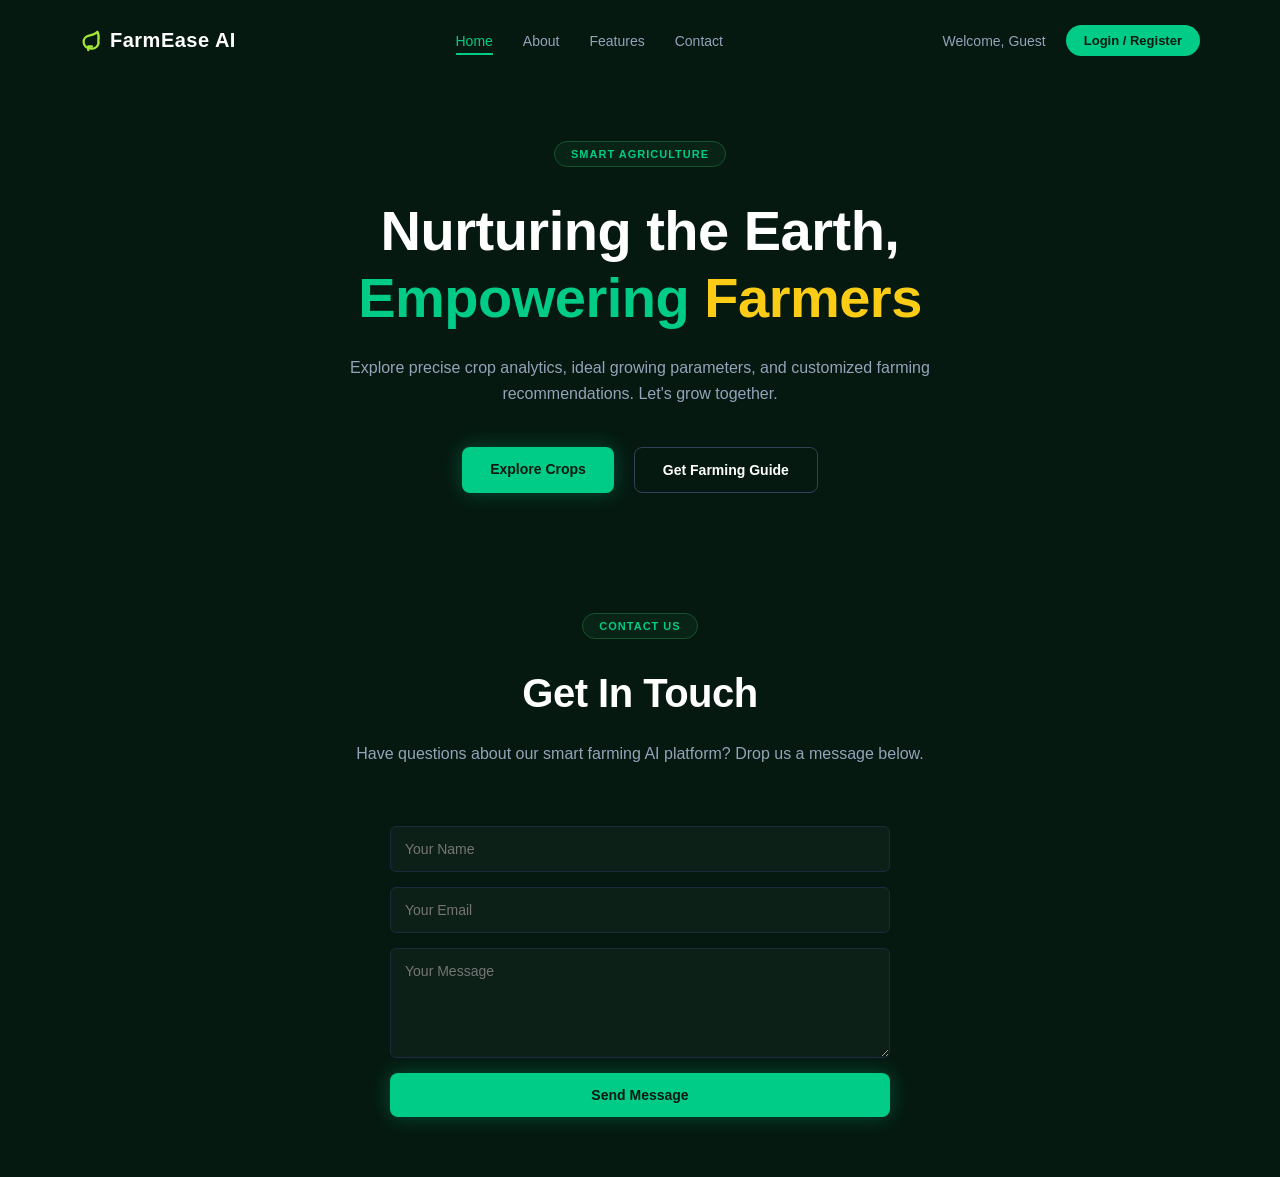
<file: index.html>
<!DOCTYPE html>
<html lang="en">
<head>
    <meta charset="UTF-8">
    <meta name="viewport" content="width=device-width, initial-scale=1.0">
    <title>FarmEase AI - Home</title>
    <link rel="stylesheet" href="style.css">
</head>
<body>

    <header>
        <div class="logo-container">
            <div class="logo-icon">
                <svg width="22" height="22" viewBox="0 0 24 24" fill="none" stroke="currentColor" stroke-width="2.5" stroke-linecap="round" stroke-linejoin="round">
                    <path d="M11 20A7 7 0 0 1 9.8 6.1C15.5 5 17 4.48 19 2c1 2 2 3.5 1 9.8a7 7 0 0 1-9 8.2z"></path>
                    <path d="M9 22v-4h4"></path>
                </svg>
            </div>
            <span class="logo-text">FarmEase AI</span>
        </div>
        
        <nav id="main-nav">
            <a href="index.html" class="active">Home</a>
            <a href="about.html">About</a>
            <a href="features.html">Features</a>
            <a href="#contact-section">Contact</a>
        </nav>

        <div class="auth-container">
            <span class="welcome-text">Welcome, Guest</span>
            <a href="auth.html" class="btn-auth">Login / Register</a>
        </div>
    </header>

    <main class="hero-section">
        <div class="badge">Smart Agriculture</div>
        
        <h1 class="hero-title">
            Nurturing the Earth,<br>
            <span class="text-green">Empowering</span> <span class="text-yellow">Farmers</span>
        </h1>
        
        <p class="hero-description">
            Explore precise crop analytics, ideal growing parameters, and customized farming recommendations. Let's grow together.
        </p>
        
        <div class="cta-container">
            <a href="features.html" class="btn btn-primary">Explore Crops</a>
            <a href="about.html" class="btn btn-secondary">Get Farming Guide</a>
        </div>
    </main>

    <!-- Contact Section Embedded on Home Page Below -->
    <section id="contact-section" class="content-section">
        <div class="badge">Contact Us</div>
        <h2 class="section-title">Get In Touch</h2>
        <p class="section-description">Have questions about our smart farming AI platform? Drop us a message below.</p>
        
        <form class="contact-form" onsubmit="event.preventDefault(); alert('Message sent successfully!');">
            <input type="text" placeholder="Your Name" required>
            <input type="email" placeholder="Your Email" required>
            <textarea placeholder="Your Message" rows="5" required></textarea>
            <button type="submit" class="btn btn-primary">Send Message</button>
        </form>
    </section>

    <script src="script.js"></script>
</body>
</html>
</file>
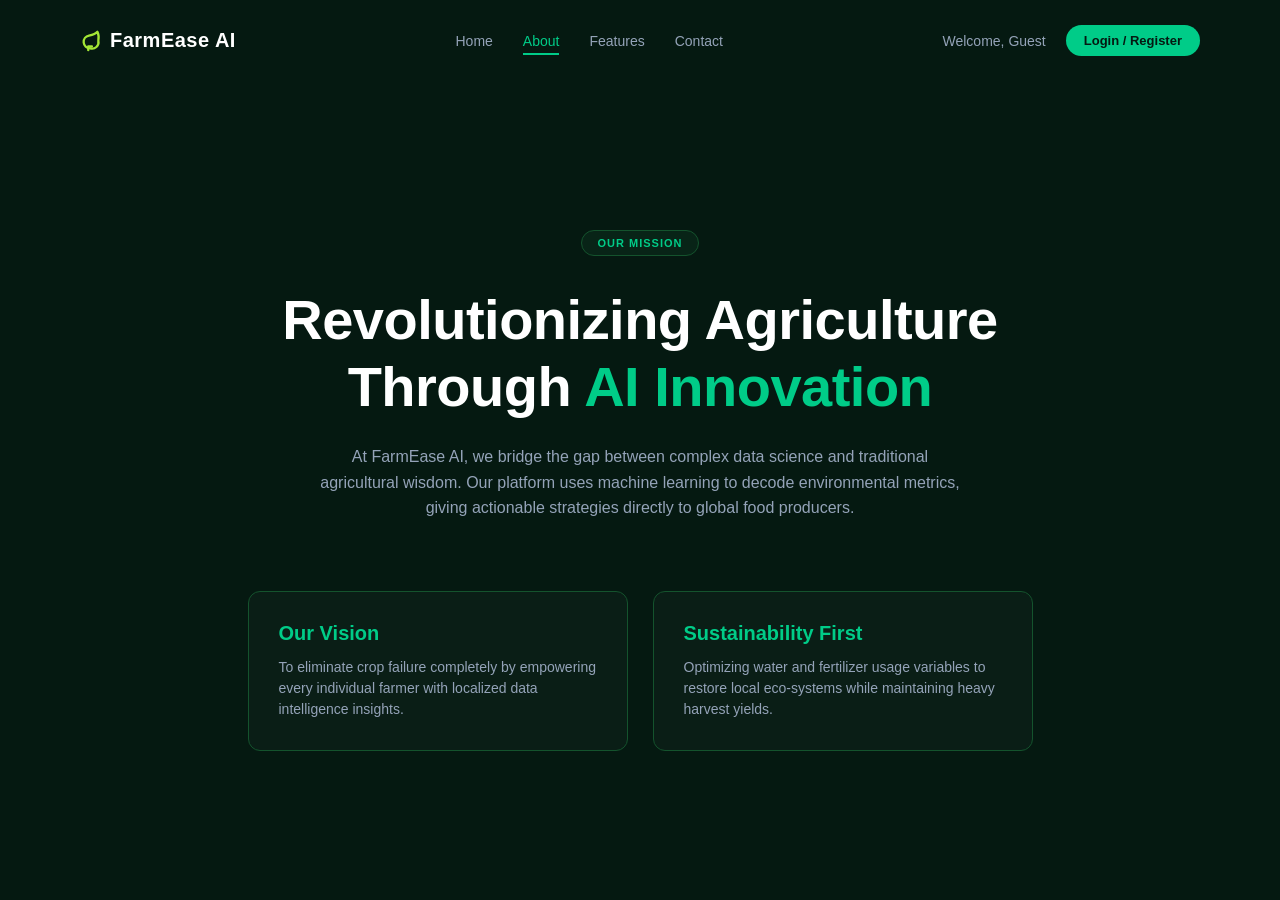
<file: about.html>
<!DOCTYPE html>
<html lang="en">
<head>
    <meta charset="UTF-8">
    <meta name="viewport" content="width=device-width, initial-scale=1.0">
    <title>FarmEase AI - About Us</title>
    <link rel="stylesheet" href="style.css">
</head>
<body>

    <header>
        <div class="logo-container">
            <div class="logo-icon">
                <svg width="22" height="22" viewBox="0 0 24 24" fill="none" stroke="currentColor" stroke-width="2.5" stroke-linecap="round" stroke-linejoin="round">
                    <path d="M11 20A7 7 0 0 1 9.8 6.1C15.5 5 17 4.48 19 2c1 2 2 3.5 1 9.8a7 7 0 0 1-9 8.2z"></path>
                    <path d="M9 22v-4h4"></path>
                </svg>
            </div>
            <span class="logo-text">FarmEase AI</span>
        </div>
        
        <nav id="main-nav">
            <a href="index.html">Home</a>
            <a href="about.html" class="active">About</a>
            <a href="features.html">Features</a>
            <a href="index.html#contact-section">Contact</a>
        </nav>

        <div class="auth-container">
            <span class="welcome-text">Welcome, Guest</span>
            <a href="auth.html" class="btn-auth">Login / Register</a>
        </div>
    </header>

    <main class="content-section">
        <div class="badge">Our Mission</div>
        <h1 class="hero-title">Revolutionizing Agriculture Through <span class="text-green">AI Innovation</span></h1>
        
        <p class="hero-description">
            At FarmEase AI, we bridge the gap between complex data science and traditional agricultural wisdom. Our platform uses machine learning to decode environmental metrics, giving actionable strategies directly to global food producers.
        </p>

        <div class="grid-container">
            <div class="card">
                <h3>Our Vision</h3>
                <p>To eliminate crop failure completely by empowering every individual farmer with localized data intelligence insights.</p>
            </div>
            <div class="card">
                <h3>Sustainability First</h3>
                <p>Optimizing water and fertilizer usage variables to restore local eco-systems while maintaining heavy harvest yields.</p>
            </div>
        </div>
    </main>

    <script src="script.js"></script>
</body>
</html>
</file>
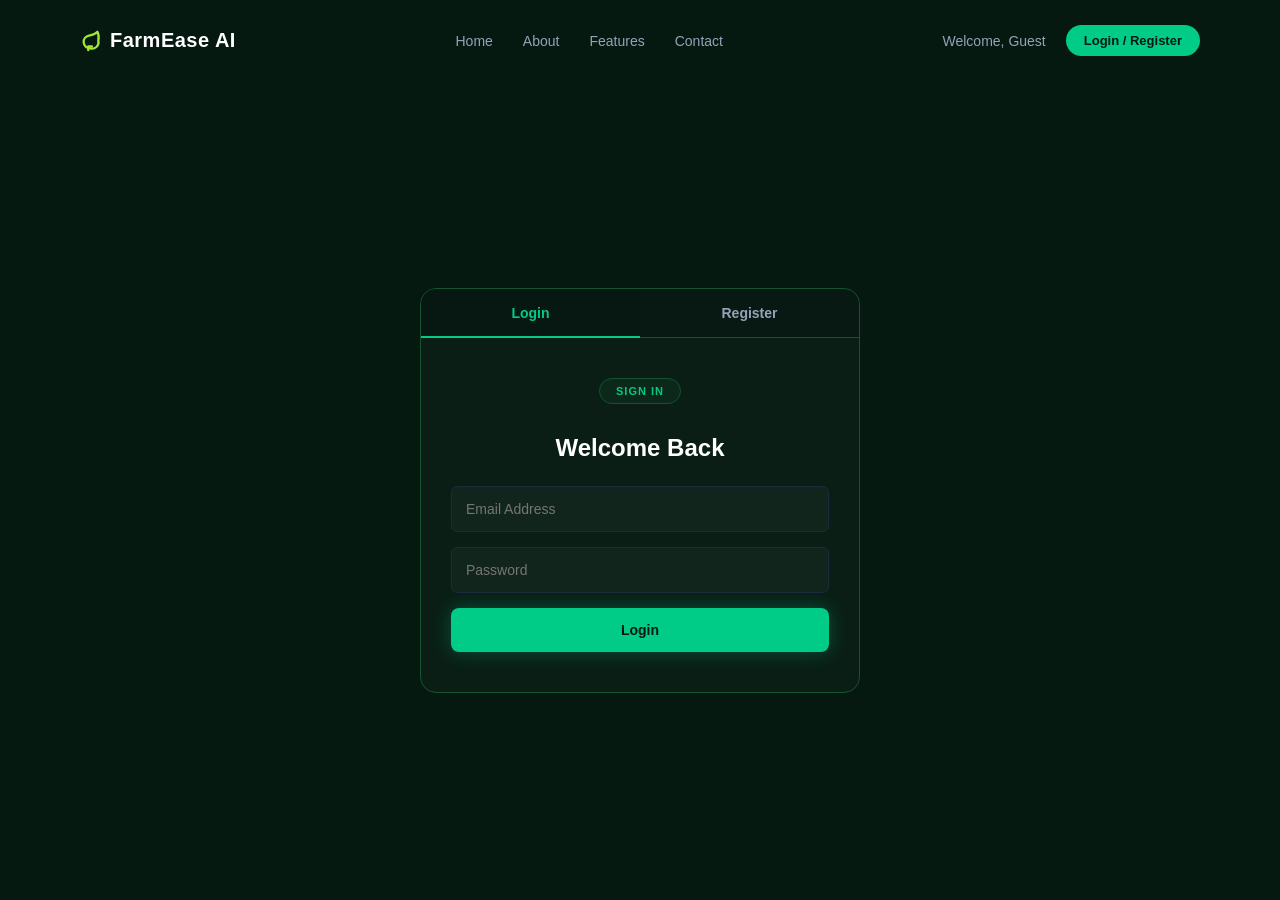
<file: auth.html>
<!DOCTYPE html>
<html lang="en">
<head>
    <meta charset="UTF-8">
    <meta name="viewport" content="width=device-width, initial-scale=1.0">
    <title>FarmEase AI - Account</title>
    <link rel="stylesheet" href="style.css">
</head>
<body>

    <header>
        <div class="logo-container">
            <div class="logo-icon">
                <svg width="22" height="22" viewBox="0 0 24 24" fill="none" stroke="currentColor" stroke-width="2.5" stroke-linecap="round" stroke-linejoin="round">
                    <path d="M11 20A7 7 0 0 1 9.8 6.1C15.5 5 17 4.48 19 2c1 2 2 3.5 1 9.8a7 7 0 0 1-9 8.2z"></path>
                    <path d="M9 22v-4h4"></path>
                </svg>
            </div>
            <span class="logo-text">FarmEase AI</span>
        </div>
        
        <nav id="main-nav">
            <a href="index.html">Home</a>
            <a href="about.html">About</a>
            <a href="features.html">Features</a>
            <a href="index.html#contact-section">Contact</a>
        </nav>

        <div class="auth-container">
            <span class="welcome-text">Welcome, Guest</span>
            <a href="auth.html" class="btn-auth">Login / Register</a>
        </div>
    </header>

    <main class="content-section">
        <div class="auth-card">
            <!-- Tabs Control System -->
            <div class="auth-tabs">
                <button type="button" id="tab-login" class="tab-btn active">Login</button>
                <button type="button" id="tab-register" class="tab-btn">Register</button>
            </div>

            <!-- Login View -->
            <div id="form-login" class="auth-form-container active-form">
                <div class="badge">Sign In</div>
                <h2>Welcome Back</h2>
                <form id="actual-login-form">
                    <input type="email" placeholder="Email Address" required>
                    <input type="password" placeholder="Password" required>
                    <button type="submit" class="btn btn-primary">Login</button>
                </form>
            </div>

            <!-- Registration View -->
            <div id="form-register" class="auth-form-container">
                <div class="badge">Join Us</div>
                <h2>Create Account</h2>
                <form id="actual-register-form">
                    <input type="text" placeholder="Full Name" required>
                    <input type="email" placeholder="Email Address" required>
                    <input type="password" placeholder="Create Password" required>
                    <button type="submit" class="btn btn-primary">Register</button>
                </form>
            </div>
        </div>
    </main>

    <script src="script.js"></script>
</body>
</html>
</file>
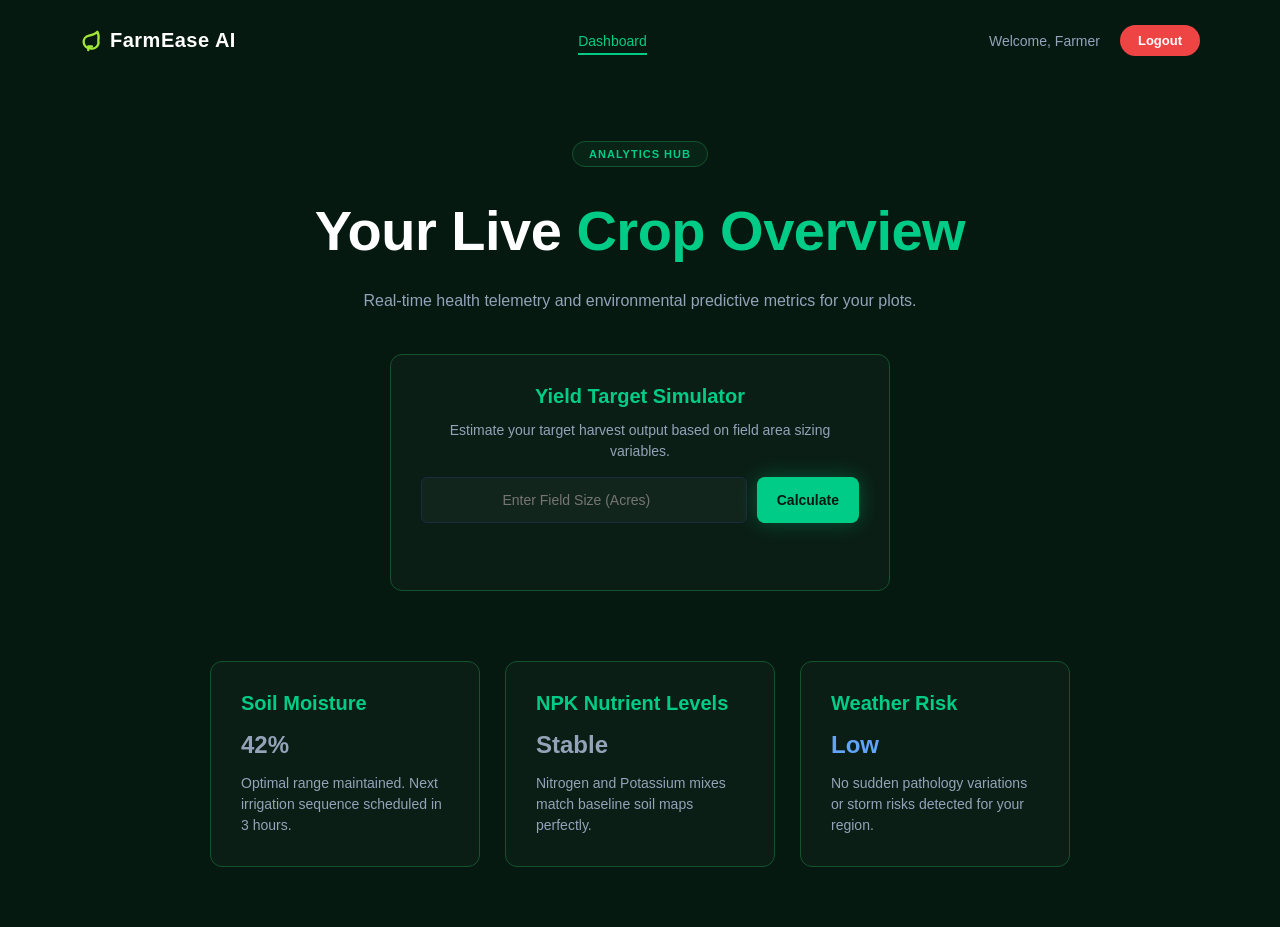
<file: dashboard.html>
<!DOCTYPE html>
<html lang="en">
<head>
    <meta charset="UTF-8">
    <meta name="viewport" content="width=device-width, initial-scale=1.0">
    <title>FarmEase AI - Dashboard</title>
    <link rel="stylesheet" href="style.css">
</head>
<body>

    <header>
        <div class="logo-container">
            <div class="logo-icon">
                <svg width="22" height="22" viewBox="0 0 24 24" fill="none" stroke="currentColor" stroke-width="2.5" stroke-linecap="round" stroke-linejoin="round">
                    <path d="M11 20A7 7 0 0 1 9.8 6.1C15.5 5 17 4.48 19 2c1 2 2 3.5 1 9.8a7 7 0 0 1-9 8.2z"></path>
                    <path d="M9 22v-4h4"></path>
                </svg>
            </div>
            <span class="logo-text">FarmEase AI</span>
        </div>
        
        <nav id="main-nav">
            <a href="dashboard.html" class="active">Dashboard</a>
        </nav>

        <div class="auth-container">
            <span class="welcome-text">Welcome, Farmer</span>
            <a href="index.html" class="btn-auth" style="background-color: #ef4444; color: white;">Logout</a>
        </div>
    </header>

    <main class="content-section">
        <div class="badge">Analytics Hub</div>
        <h1 class="hero-title">Your Live <span class="text-green">Crop Overview</span></h1>
        <p class="hero-description">Real-time health telemetry and environmental predictive metrics for your plots.</p>

        <!-- Interactive Calculator Integration Block -->
        <div class="card" style="max-width: 500px; margin: 0 auto 40px auto; text-align: center; width: 100%;">
            <h3>Yield Target Simulator</h3>
            <p style="margin-bottom: 15px;">Estimate your target harvest output based on field area sizing variables.</p>
            <div style="display: flex; gap: 10px; margin-bottom: 15px;">
                <input type="number" id="calc-acres" placeholder="Enter Field Size (Acres)" min="1" required style="text-align: center;">
                <button type="button" id="btn-simulate" class="btn btn-primary" style="padding: 10px 20px;">Calculate</button>
            </div>
            <p id="calc-result" class="text-yellow" style="font-weight: 600; font-size: 15px; min-height: 22px;"></p>
        </div>

        <div class="grid-container">
            <div class="card">
                <h3>Soil Moisture</h3>
                <p class="text-yellow" style="font-size: 24px; font-weight: bold; margin: 10px 0;">42%</p>
                <p>Optimal range maintained. Next irrigation sequence scheduled in 3 hours.</p>
            </div>
            <div class="card">
                <h3>NPK Nutrient Levels</h3>
                <p class="text-green" style="font-size: 24px; font-weight: bold; margin: 10px 0;">Stable</p>
                <p>Nitrogen and Potassium mixes match baseline soil maps perfectly.</p>
            </div>
            <div class="card">
                <h3>Weather Risk</h3>
                <p style="color: #60a5fa; font-size: 24px; font-weight: bold; margin: 10px 0;">Low</p>
                <p>No sudden pathology variations or storm risks detected for your region.</p>
            </div>
        </div>
    </main>

    <script src="script.js"></script>
</body>
</html>
</file>
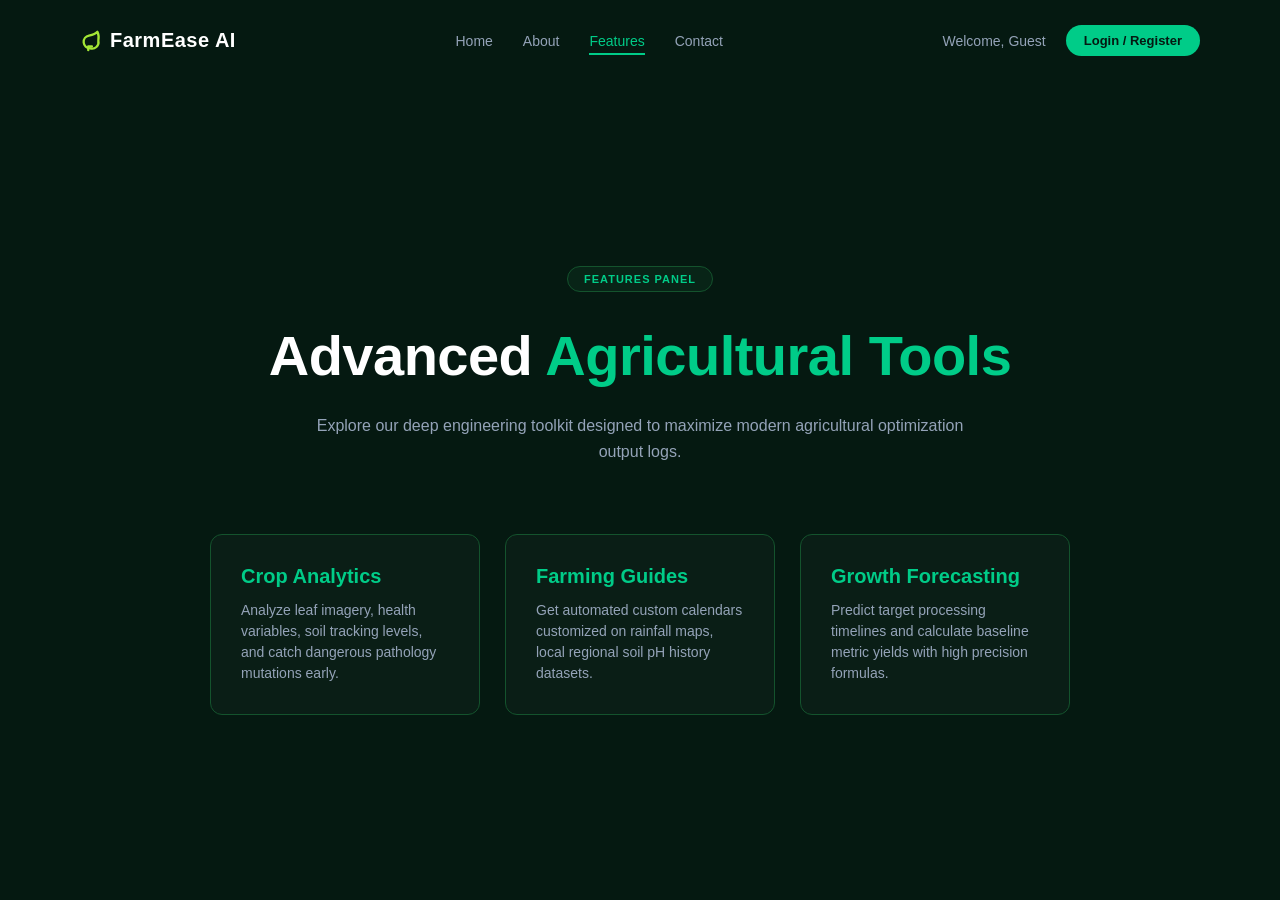
<file: features.html>
<!DOCTYPE html>
<html lang="en">
<head>
    <meta charset="UTF-8">
    <meta name="viewport" content="width=device-width, initial-scale=1.0">
    <title>FarmEase AI - Features</title>
    <link rel="stylesheet" href="style.css">
</head>
<body>

    <header>
        <div class="logo-container">
            <div class="logo-icon">
                <svg width="22" height="22" viewBox="0 0 24 24" fill="none" stroke="currentColor" stroke-width="2.5" stroke-linecap="round" stroke-linejoin="round">
                    <path d="M11 20A7 7 0 0 1 9.8 6.1C15.5 5 17 4.48 19 2c1 2 2 3.5 1 9.8a7 7 0 0 1-9 8.2z"></path>
                    <path d="M9 22v-4h4"></path>
                </svg>
            </div>
            <span class="logo-text">FarmEase AI</span>
        </div>
        
        <nav id="main-nav">
            <a href="index.html">Home</a>
            <a href="about.html">About</a>
            <a href="features.html" class="active">Features</a>
            <a href="index.html#contact-section">Contact</a>
        </nav>

        <div class="auth-container">
            <span class="welcome-text">Welcome, Guest</span>
            <a href="auth.html" class="btn-auth">Login / Register</a>
        </div>
    </header>

    <main class="content-section">
        <div class="badge">Features Panel</div>
        <h1 class="hero-title">Advanced <span class="text-green">Agricultural Tools</span></h1>
        <p class="hero-description">Explore our deep engineering toolkit designed to maximize modern agricultural optimization output logs.</p>

        <div class="grid-container">
            <div class="card">
                <h3>Crop Analytics</h3>
                <p>Analyze leaf imagery, health variables, soil tracking levels, and catch dangerous pathology mutations early.</p>
            </div>
            <div class="card">
                <h3>Farming Guides</h3>
                <p>Get automated custom calendars customized on rainfall maps, local regional soil pH history datasets.</p>
            </div>
            <div class="card">
                <h3>Growth Forecasting</h3>
                <p>Predict target processing timelines and calculate baseline metric yields with high precision formulas.</p>
            </div>
        </div>
    </main>

    <script src="script.js"></script>
</body>
</html>
</file>
<file: style.css>
/* Universal Base Theme Configuration */
* {
    margin: 0;
    padding: 0;
    box-sizing: border-box;
    font-family: 'Segoe UI', Tahoma, Geneva, Verdana, sans-serif;
}

body {
    background-color: #051911;
    color: #ffffff;
    min-height: 100vh;
    display: flex;
    flex-direction: column;
    overflow-x: hidden;
}

/* Header Navigation Bar Layout */
header {
    display: flex;
    justify-content: space-between;
    align-items: center;
    padding: 25px 80px;
    width: 100%;
}

.logo-container {
    display: flex;
    align-items: center;
    gap: 8px;
}

.logo-icon {
    color: #a3e635;
    font-size: 24px;
    display: flex;
    align-items: center;
}

.logo-text {
    font-size: 20px;
    font-weight: 700;
    letter-spacing: 0.5px;
}

nav {
    display: flex;
    gap: 30px;
}

nav a {
    color: #94a3b8;
    text-decoration: none;
    font-size: 14px;
    font-weight: 500;
    transition: color 0.3s ease;
}

nav a:hover, nav a.active {
    color: #00cc88;
}

nav a.active {
    position: relative;
}

nav a.active::after {
    content: '';
    position: absolute;
    bottom: -6px;
    left: 0;
    width: 100%;
    height: 2px;
    background-color: #00cc88;
}

.auth-container {
    display: flex;
    align-items: center;
    gap: 20px;
}

.welcome-text {
    color: #94a3b8;
    font-size: 14px;
}

.btn-auth {
    background-color: #00cc88;
    color: #051911;
    padding: 8px 18px;
    border-radius: 20px;
    text-decoration: none;
    font-size: 13px;
    font-weight: 600;
    transition: opacity 0.3s ease;
}

.btn-auth:hover {
    opacity: 0.9;
}

/* Content Frame Wrappers */
.hero-section, .content-section {
    flex: 1;
    display: flex;
    flex-direction: column;
    justify-content: center;
    align-items: center;
    text-align: center;
    padding: 60px 20px;
    max-width: 900px;
    margin: 0 auto;
    width: 100%;
}

.badge {
    border: 1px solid #14532d;
    background-color: rgba(20, 83, 45, 0.2);
    color: #00cc88;
    padding: 6px 16px;
    border-radius: 20px;
    font-size: 11px;
    font-weight: 600;
    letter-spacing: 1px;
    text-transform: uppercase;
    margin-bottom: 30px;
}

.hero-title, .section-title {
    font-size: 56px;
    font-weight: 700;
    line-height: 1.2;
    margin-bottom: 24px;
    letter-spacing: -0.5px;
}

.section-title {
    font-size: 40px;
}

.text-green {
    color: #00cc88;
}

.text-yellow {
    color: #facc15;
}

.hero-description, .section-description {
    color: #94a3b8;
    font-size: 16px;
    line-height: 1.6;
    max-width: 650px;
    margin-bottom: 40px;
}

/* Buttons Core Blueprint */
.cta-container {
    display: flex;
    gap: 20px;
}

.btn {
    padding: 14px 28px;
    border-radius: 8px;
    font-size: 14px;
    font-weight: 600;
    text-decoration: none;
    transition: all 0.3s ease;
    border: none;
    cursor: pointer;
    text-align: center;
}

.btn-primary {
    background-color: #00cc88;
    color: #051911;
    box-shadow: 0 0 20px rgba(0, 204, 136, 0.3);
}

.btn-primary:hover {
    box-shadow: 0 0 30px rgba(0, 204, 136, 0.5);
    opacity: 0.95;
}

.btn-secondary {
    border: 1px solid #334155;
    color: #ffffff;
    background-color: transparent;
}

.btn-secondary:hover {
    background-color: rgba(255, 255, 255, 0.05);
    border-color: #475569;
}

/* Base Form Element Design */
.contact-form {
    display: flex;
    flex-direction: column;
    gap: 15px;
    width: 100%;
    max-width: 500px;
    margin-top: 20px;
}

input, textarea {
    background-color: rgba(255, 255, 255, 0.03);
    border: 1px solid #1e293b;
    padding: 14px;
    border-radius: 6px;
    color: white;
    font-size: 14px;
    outline: none;
    width: 100%;
}

input:focus, textarea:focus {
    border-color: #00cc88;
}

/* Content Grid / Cards Layouts */
.grid-container {
    display: flex;
    gap: 25px;
    justify-content: center;
    width: 100%;
    flex-wrap: wrap;
    margin-top: 30px;
}

.card {
    background-color: rgba(255, 255, 255, 0.02);
    border: 1px solid #14532d;
    padding: 30px;
    border-radius: 12px;
    text-align: left;
    flex: 1;
    min-width: 250px;
    max-width: 380px;
}

.card h3 {
    color: #00cc88;
    margin-bottom: 12px;
    font-size: 20px;
}

.card p {
    color: #94a3b8;
    font-size: 14px;
    line-height: 1.5;
}

/* Tab Switching Account Component */
.auth-card {
    background-color: rgba(255, 255, 255, 0.02);
    border: 1px solid #14532d;
    border-radius: 16px;
    width: 100%;
    max-width: 440px;
    overflow: hidden;
    margin: 40px auto;
    text-align: left;
}

.auth-tabs {
    display: flex;
    background-color: rgba(0, 0, 0, 0.2);
    border-bottom: 1px solid #14532d;
}

.tab-btn {
    flex: 1;
    background: transparent;
    border: none;
    color: #94a3b8;
    padding: 16px;
    font-size: 14px;
    font-weight: 600;
    cursor: pointer;
    transition: all 0.3s ease;
}

.tab-btn:hover {
    color: #ffffff;
    background-color: rgba(255, 255, 255, 0.02);
}

.tab-btn.active {
    color: #00cc88;
    background-color: rgba(5, 25, 17, 0.5);
    position: relative;
}

.tab-btn.active::after {
    content: '';
    position: absolute;
    bottom: -1px;
    left: 0;
    width: 100%;
    height: 2px;
    background-color: #00cc88;
}

.auth-form-container {
    display: none;
    padding: 40px 30px;
    flex-direction: column;
    align-items: center;
}

.auth-form-container.active-form {
    display: flex;
}

.auth-form-container h2 {
    font-size: 24px;
    margin-bottom: 24px;
    text-align: center;
}

.auth-form-container form {
    width: 100%;
    display: flex;
    flex-direction: column;
    gap: 15px;
}

/* Responsive UI Breakpoints */
@media (max-width: 768px) {
    header {
        padding: 20px 40px;
        flex-direction: column;
        gap: 20px;
    }
    .hero-title {
        font-size: 36px;
    }
    .cta-container {
        flex-direction: column;
        width: 100%;
        max-width: 300px;
    }
}
</file>
